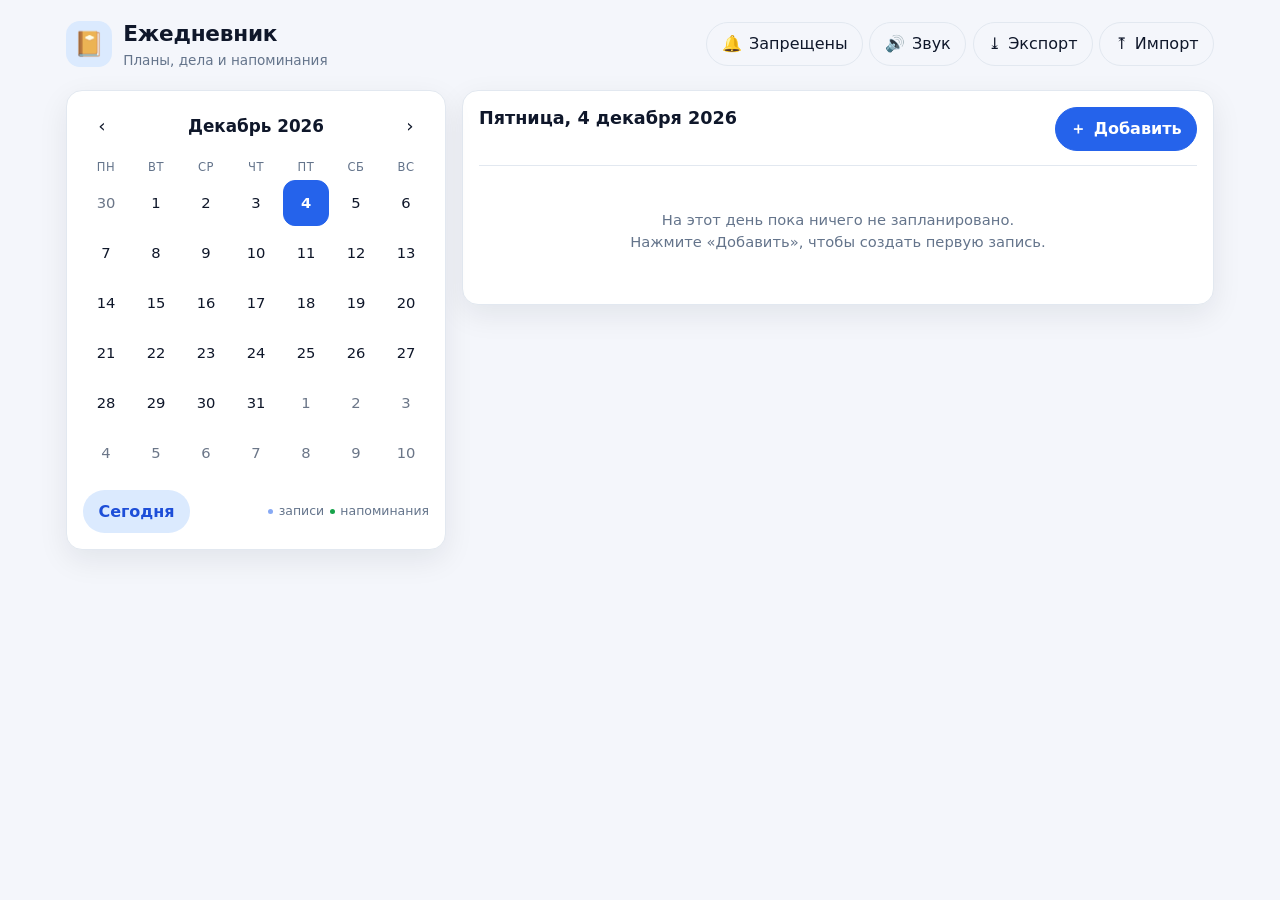
<file: index.html>
<!doctype html>
<html lang="ru">
<head>
  <meta charset="utf-8" />
  <title>Ежедневник</title>
  <meta name="viewport" content="width=device-width, initial-scale=1" />
  <meta name="theme-color" content="#2563eb" />
  <link rel="canonical" href="./planner/" />
  <meta http-equiv="refresh" content="0; url=./planner/" />
  <style>
    body {
      margin: 0;
      min-height: 100vh;
      display: grid;
      place-items: center;
      background: #f4f6fb;
      color: #0f172a;
      font: 16px/1.5 system-ui, -apple-system, "Segoe UI", Roboto, sans-serif;
      text-align: center;
    }
    a { color: #2563eb; }
  </style>
</head>
<body>
  <!-- Эта страница нужна только для GitHub Pages: она перенаправляет
       на само приложение в подпапке planner/. Локальный запуск идёт
       через planner/serve.ps1, поэтому здесь ничего не запускается. -->
  <p>Открываем ежедневник…<br />
    Если переход не произошёл, <a href="./planner/">нажмите сюда</a>.</p>
  <script>location.replace("./planner/");</script>
</body>
</html>
</file>
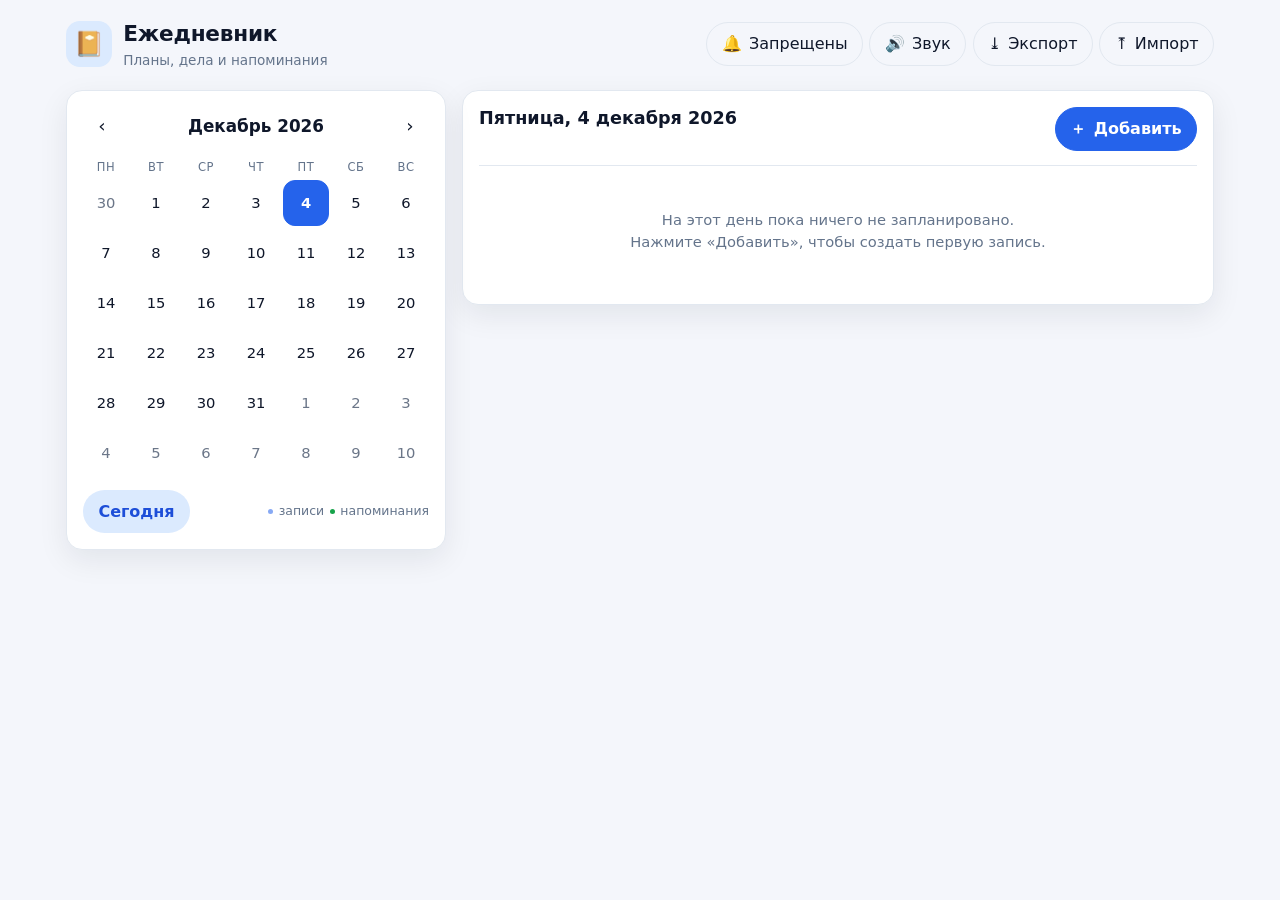
<file: planner/index.html>
<!doctype html>
<html lang="ru">
<head>
  <meta charset="utf-8" />
  <meta name="viewport" content="width=device-width, initial-scale=1, viewport-fit=cover" />
  <meta name="description" content="Ежедневник с календарём и напоминаниями" />
  <meta name="theme-color" content="#2563eb" />
  <title>Ежедневник</title>
  <link rel="manifest" href="manifest.webmanifest" />
  <link rel="icon" href="icons/icon.svg" type="image/svg+xml" />
  <link rel="apple-touch-icon" href="icons/icon-192.png" />
  <link rel="stylesheet" href="styles.css" />
</head>
<body>
  <header class="app-header">
    <div class="app-header__brand">
      <span class="app-header__logo" aria-hidden="true">📔</span>
      <div>
        <h1 class="app-header__title">Ежедневник</h1>
        <p class="app-header__subtitle" id="headerSubtitle">Планы, дела и напоминания</p>
      </div>
    </div>

    <div class="app-header__actions">
      <button type="button" class="btn btn--ghost" id="notifyBtn" title="Разрешить уведомления или отправить тестовое">
        <span aria-hidden="true">🔔</span>
        <span class="btn__label" id="notifyBtnLabel">Уведомления</span>
      </button>
      <button type="button" class="btn btn--ghost" id="soundBtn" title="Звук напоминаний (карканье вороны)" aria-pressed="true">
        <span aria-hidden="true" id="soundIcon">🔊</span>
        <span class="btn__label" id="soundBtnLabel">Звук</span>
      </button>
      <button type="button" class="btn btn--ghost" id="installBtn" title="Установить приложение" hidden>
        <span aria-hidden="true">📲</span>
        <span class="btn__label">Установить</span>
      </button>
      <button type="button" class="btn btn--ghost" id="exportBtn" title="Скачать резервную копию">
        <span aria-hidden="true">⤓</span>
        <span class="btn__label">Экспорт</span>
      </button>
      <button type="button" class="btn btn--ghost" id="importBtn" title="Загрузить резервную копию">
        <span aria-hidden="true">⤒</span>
        <span class="btn__label">Импорт</span>
      </button>
      <input type="file" id="importInput" accept="application/json,.json" hidden />
    </div>
  </header>

  <main class="app-main">
    <!-- Календарь -->
    <section class="panel calendar-panel" aria-label="Календарь">
      <div class="calendar__head">
        <button type="button" class="icon-btn" id="prevMonth" aria-label="Предыдущий месяц">‹</button>
        <button type="button" class="calendar__title" id="monthTitle" title="Перейти к сегодняшнему дню"></button>
        <button type="button" class="icon-btn" id="nextMonth" aria-label="Следующий месяц">›</button>
      </div>

      <div class="calendar__weekdays" aria-hidden="true">
        <span>Пн</span><span>Вт</span><span>Ср</span><span>Чт</span><span>Пт</span><span>Сб</span><span>Вс</span>
      </div>
      <div class="calendar__grid" id="calendarGrid" role="group" aria-label="Дни месяца"></div>

      <div class="calendar__footer">
        <button type="button" class="btn btn--soft" id="todayBtn">Сегодня</button>
        <span class="calendar__legend">
          <span class="dot dot--entry" aria-hidden="true"></span> записи
          <span class="dot dot--remind" aria-hidden="true"></span> напоминания
        </span>
      </div>
    </section>

    <!-- Записи выбранного дня -->
    <section class="panel day-panel" aria-label="Записи дня">
      <div class="day-panel__head">
        <div>
          <h2 class="day-panel__date" id="dayTitle">Сегодня</h2>
          <p class="day-panel__count" id="dayCount"></p>
        </div>
        <button type="button" class="btn btn--primary" id="addBtn">
          <span aria-hidden="true">＋</span> Добавить
        </button>
      </div>

      <ul class="entry-list" id="entryList"></ul>
      <p class="empty-state" id="emptyState" hidden>
        На этот день пока ничего не запланировано.<br />
        Нажмите «Добавить», чтобы создать первую запись.
      </p>
    </section>
  </main>

  <!-- Форма записи -->
  <dialog class="dialog" id="entryDialog">
    <form method="dialog" class="dialog__form" id="entryForm">
      <h2 class="dialog__title" id="dialogTitle">Новая запись</h2>

      <label class="field">
        <span class="field__label">Дата</span>
        <input type="date" id="fieldDate" name="date" required />
      </label>

      <label class="field">
        <span class="field__label">Время <small>(необязательно)</small></span>
        <input type="time" id="fieldTime" name="time" />
      </label>

      <label class="field">
        <span class="field__label">Название</span>
        <input type="text" id="fieldTitle" name="title" maxlength="120" placeholder="Что нужно сделать?" required />
      </label>

      <label class="field">
        <span class="field__label">Заметка <small>(необязательно)</small></span>
        <textarea id="fieldNote" name="note" rows="3" maxlength="2000" placeholder="Подробности, адрес, ссылка…"></textarea>
      </label>

      <label class="field">
        <span class="field__label">Повтор</span>
        <select id="fieldRepeat" name="repeat">
          <option value="none">Без повтора</option>
          <option value="daily">Каждый день</option>
          <option value="weekly">Каждую неделю</option>
          <option value="monthly">Каждый месяц</option>
          <option value="yearly">Каждый год</option>
        </select>
      </label>

      <label class="checkbox">
        <input type="checkbox" id="fieldRemind" name="remind" />
        <span>Напомнить в указанное время</span>
      </label>

      <p class="dialog__hint" id="remindHint"></p>

      <div class="dialog__actions">
        <button type="button" class="btn btn--ghost" id="cancelBtn">Отмена</button>
        <button type="submit" class="btn btn--primary" id="saveBtn">Сохранить</button>
      </div>
    </form>
  </dialog>

  <template id="entryTemplate">
    <li class="entry">
      <button type="button" class="entry__check" aria-label="Отметить выполненным" aria-pressed="false"></button>
      <div class="entry__body">
        <div class="entry__top">
          <span class="entry__time"></span>
          <span class="entry__title"></span>
        </div>
        <p class="entry__note"></p>
        <div class="entry__meta"></div>
      </div>
      <div class="entry__actions">
        <button type="button" class="icon-btn entry__edit" title="Изменить" aria-label="Изменить">✎</button>
        <button type="button" class="icon-btn entry__delete" title="Удалить" aria-label="Удалить">✕</button>
      </div>
    </li>
  </template>

  <div class="toast" id="toast" role="status" aria-live="polite"></div>

  <script src="app.js" defer></script>
</body>
</html>
</file>
<file: planner/styles.css>
/* Ежедневник — оформление. Без внешних зависимостей. */

:root {
  --bg: #f4f6fb;
  --surface: #ffffff;
  --surface-2: #f8fafc;
  --text: #0f172a;
  --muted: #64748b;
  --faint: #6b7688;
  --border: #e2e8f0;
  --accent: #2563eb;
  --accent-soft: #dbeafe;
  --accent-strong: #1d4ed8;
  --on-accent: #ffffff;
  --danger: #dc2626;
  --danger-soft: #fee2e2;
  --success: #16a34a;
  --shadow: 0 10px 30px rgba(15, 23, 42, 0.08);
  --radius: 16px;
  --radius-sm: 10px;
}

@media (prefers-color-scheme: dark) {
  :root {
    --bg: #0b1220;
    --surface: #111a2b;
    --surface-2: #16213a;
    --text: #e8eefc;
    --muted: #93a4c3;
    --faint: #7f8ea8;
    --border: #22304d;
    --accent: #60a5fa;
    --accent-soft: #1e3a8a;
    --accent-strong: #93c5fd;
    --on-accent: #0b1220;
    --danger: #f87171;
    --danger-soft: #451a1a;
    --success: #4ade80;
    --shadow: 0 10px 30px rgba(0, 0, 0, 0.45);
  }
}

* { box-sizing: border-box; }

html, body { height: 100%; }

body {
  margin: 0;
  background: var(--bg);
  color: var(--text);
  font-family: system-ui, -apple-system, "Segoe UI", Roboto, "Helvetica Neue", Arial, sans-serif;
  font-size: 16px;
  line-height: 1.5;
  -webkit-font-smoothing: antialiased;
  padding-bottom: env(safe-area-inset-bottom);
}

h1, h2, p { margin: 0; }

button, input, select, textarea { font: inherit; color: inherit; }

/* ---------- Кнопки ---------- */

.btn {
  display: inline-flex;
  align-items: center;
  gap: 0.45rem;
  padding: 0.55rem 0.9rem;
  border-radius: 999px;
  border: 1px solid transparent;
  background: var(--surface-2);
  color: var(--text);
  cursor: pointer;
  white-space: nowrap;
  transition: background 0.15s, border-color 0.15s, transform 0.05s;
}

.btn:active { transform: translateY(1px); }

/* Класс .btn задаёт display и перебивает браузерное [hidden] — возвращаем скрытие. */
.btn[hidden] { display: none; }

.btn--primary {
  background: var(--accent);
  color: var(--on-accent);
  border-color: var(--accent);
  font-weight: 600;
}
.btn--primary:hover { background: var(--accent-strong); }

.btn--soft {
  background: var(--accent-soft);
  color: var(--accent-strong);
  font-weight: 600;
}

.btn--ghost {
  background: transparent;
  border-color: var(--border);
}
.btn--ghost:hover { background: var(--surface-2); }

.icon-btn {
  display: inline-flex;
  align-items: center;
  justify-content: center;
  width: 38px;
  height: 38px;
  border: 1px solid transparent;
  border-radius: 50%;
  background: transparent;
  color: var(--text);
  font-size: 1.15rem;
  line-height: 1;
  cursor: pointer;
  transition: background 0.15s;
}
.icon-btn:hover { background: var(--surface-2); }

/* ---------- Шапка ---------- */

.app-header {
  display: flex;
  flex-wrap: wrap;
  align-items: center;
  justify-content: space-between;
  gap: 0.75rem 1rem;
  max-width: 1180px;
  margin: 0 auto;
  padding: 1.1rem 1rem 0.75rem;
  padding-top: max(1.1rem, env(safe-area-inset-top));
}

.app-header__brand { display: flex; align-items: center; gap: 0.7rem; }

.app-header__logo {
  display: grid;
  place-items: center;
  width: 46px;
  height: 46px;
  border-radius: 14px;
  background: var(--accent-soft);
  font-size: 1.5rem;
}

.app-header__title { font-size: 1.35rem; letter-spacing: -0.01em; }
.app-header__subtitle { color: var(--muted); font-size: 0.85rem; }

.app-header__actions { display: flex; flex-wrap: wrap; gap: 0.4rem; }

/* ---------- Сетка ---------- */

.app-main {
  display: grid;
  grid-template-columns: minmax(300px, 380px) 1fr;
  gap: 1rem;
  max-width: 1180px;
  margin: 0 auto;
  padding: 0.5rem 1rem 2rem;
  align-items: start;
}

.panel {
  background: var(--surface);
  border: 1px solid var(--border);
  border-radius: var(--radius);
  box-shadow: var(--shadow);
  padding: 1rem;
}

/* ---------- Календарь ---------- */

.calendar__head {
  display: grid;
  grid-template-columns: 38px 1fr 38px;
  align-items: center;
  gap: 0.25rem;
  margin-bottom: 0.6rem;
}

.calendar__title {
  border: none;
  background: transparent;
  font-size: 1.05rem;
  font-weight: 700;
  text-transform: capitalize;
  cursor: pointer;
  padding: 0.35rem;
  border-radius: var(--radius-sm);
}
.calendar__title:hover { background: var(--surface-2); }

.calendar__weekdays,
.calendar__grid {
  display: grid;
  grid-template-columns: repeat(7, 1fr);
  gap: 4px;
}

.calendar__weekdays span {
  text-align: center;
  font-size: 0.72rem;
  text-transform: uppercase;
  letter-spacing: 0.05em;
  color: var(--muted);
  padding: 0.25rem 0;
}

.day-cell {
  position: relative;
  aspect-ratio: 1 / 1;
  min-height: 38px;
  border: 1px solid transparent;
  border-radius: 12px;
  background: transparent;
  color: var(--text);
  font-size: 0.92rem;
  cursor: pointer;
  display: flex;
  align-items: center;
  justify-content: center;
  transition: background 0.15s, border-color 0.15s;
}

.day-cell:hover { background: var(--surface-2); }

.day-cell--other { color: var(--faint); }

.day-cell--today {
  border-color: var(--accent);
  font-weight: 700;
}

.day-cell--selected {
  background: var(--accent);
  border-color: var(--accent);
  color: var(--on-accent);
  font-weight: 700;
}
.day-cell--selected:hover { background: var(--accent); }

.day-cell__dots {
  position: absolute;
  bottom: 5px;
  display: flex;
  gap: 3px;
}

.dot {
  display: inline-block;
  width: 5px;
  height: 5px;
  border-radius: 50%;
  background: var(--accent);
}
.dot--entry { background: var(--accent); opacity: 0.55; }
.dot--remind { background: var(--success); }

.day-cell--selected .dot { background: var(--on-accent); }

.calendar__footer {
  display: flex;
  align-items: center;
  justify-content: space-between;
  gap: 0.5rem;
  margin-top: 0.85rem;
  flex-wrap: wrap;
}

.calendar__legend {
  display: inline-flex;
  align-items: center;
  gap: 0.35rem;
  color: var(--muted);
  font-size: 0.78rem;
}
.calendar__legend .dot { opacity: 1; }
.calendar__legend .dot--entry { background: var(--accent); opacity: 0.55; }

/* ---------- Панель дня ---------- */

.day-panel__head {
  display: flex;
  align-items: flex-start;
  justify-content: space-between;
  gap: 0.75rem;
  padding-bottom: 0.85rem;
  border-bottom: 1px solid var(--border);
  margin-bottom: 0.5rem;
}

.day-panel__date {
  font-size: 1.1rem;
  line-height: 1.3;
}

.day-panel__count { color: var(--muted); font-size: 0.82rem; }

.entry-list {
  list-style: none;
  margin: 0;
  padding: 0;
  display: flex;
  flex-direction: column;
  gap: 0.5rem;
}

.entry {
  display: flex;
  align-items: flex-start;
  gap: 0.65rem;
  padding: 0.7rem 0.6rem;
  border: 1px solid var(--border);
  border-radius: var(--radius-sm);
  background: var(--surface-2);
}

.entry--done .entry__title { text-decoration: line-through; color: var(--muted); }

.entry__check {
  flex: 0 0 auto;
  width: 22px;
  height: 22px;
  margin-top: 2px;
  border: 2px solid var(--muted);
  border-radius: 50%;
  background: transparent;
  cursor: pointer;
  position: relative;
}
.entry__check[aria-pressed="true"] {
  background: var(--success);
  border-color: var(--success);
}
.entry__check[aria-pressed="true"]::after {
  content: "✓";
  position: absolute;
  inset: 0;
  display: grid;
  place-items: center;
  color: #fff;
  font-size: 0.8rem;
  line-height: 1;
}

.entry__body { flex: 1 1 auto; min-width: 0; }

.entry__top { display: flex; align-items: baseline; gap: 0.5rem; flex-wrap: wrap; }

.entry__time {
  font-variant-numeric: tabular-nums;
  font-weight: 700;
  color: var(--accent);
  font-size: 0.9rem;
}
.entry__time:empty { display: none; }

.entry__title { font-weight: 600; overflow-wrap: anywhere; }

.entry__note {
  margin-top: 0.2rem;
  color: var(--muted);
  font-size: 0.86rem;
  white-space: pre-wrap;
  overflow-wrap: anywhere;
}
.entry__note:empty { display: none; }

.entry__meta {
  display: flex;
  flex-wrap: wrap;
  gap: 0.35rem;
  margin-top: 0.35rem;
}
.entry__meta:empty { display: none; }

.tag {
  display: inline-flex;
  align-items: center;
  gap: 0.25rem;
  padding: 0.1rem 0.45rem;
  border-radius: 999px;
  font-size: 0.72rem;
  background: var(--accent-soft);
  color: var(--accent-strong);
}
.tag--remind { background: rgba(22, 163, 74, 0.14); color: var(--success); }
.tag--overdue { background: var(--danger-soft); color: var(--danger); }

.entry__actions { display: flex; gap: 0.1rem; flex: 0 0 auto; }
.entry__actions .icon-btn { width: 32px; height: 32px; font-size: 0.95rem; color: var(--muted); }
.entry__actions .icon-btn:hover { color: var(--text); }
.entry__delete:hover { color: var(--danger); background: var(--danger-soft); }

.empty-state {
  text-align: center;
  color: var(--muted);
  padding: 2.2rem 1rem;
  font-size: 0.92rem;
}

/* ---------- Диалог ---------- */

.dialog {
  border: none;
  border-radius: 18px;
  padding: 0;
  background: var(--surface);
  color: var(--text);
  max-width: 460px;
  width: calc(100% - 2rem);
  box-shadow: 0 30px 80px rgba(2, 6, 23, 0.45);
}

.dialog::backdrop { background: rgba(2, 6, 23, 0.45); backdrop-filter: blur(2px); }

.dialog__form {
  display: flex;
  flex-direction: column;
  gap: 0.8rem;
  padding: 1.2rem;
}

.dialog__title { font-size: 1.15rem; }

.field { display: flex; flex-direction: column; gap: 0.3rem; }

.field__label { font-size: 0.82rem; font-weight: 600; color: var(--muted); }
.field__label small { font-weight: 400; }

.field input,
.field select,
.field textarea {
  width: 100%;
  padding: 0.55rem 0.65rem;
  border: 1px solid var(--border);
  border-radius: var(--radius-sm);
  background: var(--surface-2);
  outline: none;
}
.field input:focus,
.field select:focus,
.field textarea:focus {
  border-color: var(--accent);
  box-shadow: 0 0 0 3px var(--accent-soft);
}
.field textarea { resize: vertical; }

.checkbox {
  display: flex;
  align-items: center;
  gap: 0.55rem;
  padding: 0.55rem 0.65rem;
  border: 1px solid var(--border);
  border-radius: var(--radius-sm);
  background: var(--surface-2);
  cursor: pointer;
}
.checkbox input { width: 18px; height: 18px; accent-color: var(--accent); }

.dialog__hint { color: var(--muted); font-size: 0.78rem; min-height: 1.1em; }

.dialog__actions { display: flex; justify-content: flex-end; gap: 0.5rem; margin-top: 0.2rem; }

/* ---------- Уведомление-тост ---------- */

.toast {
  position: fixed;
  left: 50%;
  bottom: max(1.2rem, env(safe-area-inset-bottom));
  transform: translate(-50%, 20px);
  background: #0f172a;
  color: #fff;
  padding: 0.65rem 1rem;
  border-radius: 999px;
  font-size: 0.86rem;
  opacity: 0;
  pointer-events: none;
  transition: opacity 0.2s, transform 0.2s;
  z-index: 50;
  max-width: calc(100% - 2rem);
  text-align: center;
}
.toast--show { opacity: 1; transform: translate(-50%, 0); }

/* ---------- Адаптив ---------- */

@media (max-width: 820px) {
  .app-main { grid-template-columns: 1fr; }
  .calendar-panel { order: 1; }
  .day-panel { order: 2; }
  .app-header { padding-bottom: 0.4rem; }
  .btn__label { display: none; }
  .app-header__actions .btn { padding: 0.5rem 0.6rem; }
}

@media (min-width: 821px) {
  .calendar-panel { position: sticky; top: 1rem; }
}

@media (prefers-reduced-motion: reduce) {
  * { transition: none !important; }
}
</file>
